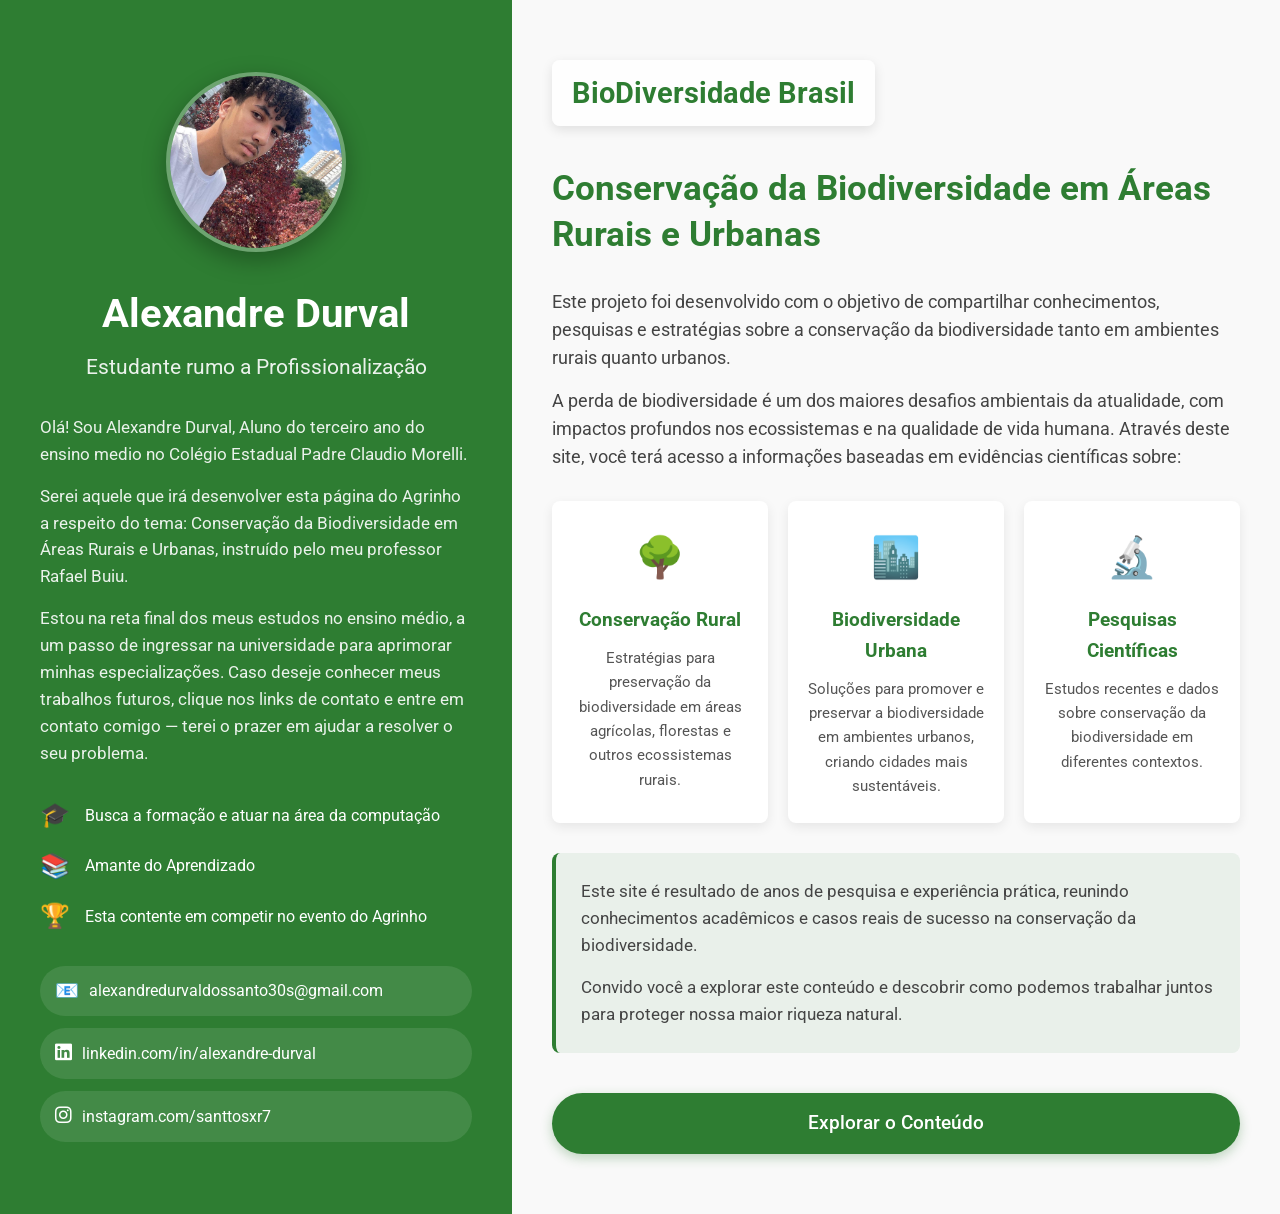
<file: index.html>
<!DOCTYPE html>
<html lang="pt-BR">
<head>
    <meta charset="UTF-8">
    <meta name="viewport" content="width=device-width, initial-scale=1.0">
    <title>Sobre o Autor | Conservação da Biodiversidade</title>
    <link rel="stylesheet" href="styles.css">
    <link rel="stylesheet" href="https://fonts.googleapis.com/css2?family=Roboto:wght@300;400;500;700&display=swap">
    <link rel="stylesheet" href="https://cdnjs.cloudflare.com/ajax/libs/font-awesome/6.5.0/css/all.min.css">

</head>
<style>
    * {
    margin: 0;
    padding: 0;
    box-sizing: border-box;
}

body {
    font-family: 'Roboto', sans-serif;
    line-height: 1.6;
    color: #333;
    overflow-x: hidden;
    min-height: 100vh;
}

a {
    text-decoration: none;
    color: inherit;
}

.split-container {
    display: flex;
    min-height: 100vh;
}


.author-section {
    width: 40%;
    background-color: #2e7d32;
    color: white;
    padding: 60px 40px;
    display: flex;
    flex-direction: column;
    justify-content: center;
    position: relative;
    overflow: hidden;
}

.author-section::before {
    content: '';
    position: absolute;
    top: 0;
    left: 0;
    width: 100%;
    height: 100%;
    background-image: url('https://images.unsplash.com/photo-1586967440823-a9f85e61f6e8?ixlib=rb-4.0.3&ixid=M3wxMjA3fDB8MHxwaG90by1wYWdlfHx8fGVufDB8fHx8fA%3D%3D&auto=format&fit=crop&w=1470&q=80');
    background-size: cover;
    background-position: center;
    opacity: 0.15;
    z-index: 0;
}

.author-content {
    position: relative;
    z-index: 1;
    max-width: 500px;
    margin: 0 auto;
}

.author-image {
    width: 180px;
    height: 180px;
    border-radius: 50%;
    overflow: hidden;
    margin: 0 auto 30px;
    border: 4px solid rgba(255, 255, 255, 0.3);
    box-shadow: 0 8px 24px rgba(0, 0, 0, 0.3);
}

.author-image img {
    width: 100%;
    height: 100%;
    object-fit: cover;
}

.author-section h1 {
    font-size: 2.5rem;
    text-align: center;
    margin-bottom: 5px;
}

.author-section h2 {
    font-size: 1.3rem;
    font-weight: 400;
    text-align: center;
    margin-bottom: 30px;
    color: rgba(255, 255, 255, 0.9);
}

.author-bio {
    margin-bottom: 30px;
}

.author-bio p {
    margin-bottom: 15px;
    font-size: 1.05rem;
    color: rgba(255, 255, 255, 0.9);
}

.author-credentials {
    margin-bottom: 30px;
}

.credential {
    display: flex;
    align-items: center;
    margin-bottom: 12px;
}

.credential-icon {
    font-size: 1.5rem;
    margin-right: 15px;
}

.credential-text {
    font-size: 1rem;
}

.author-contact {
    display: flex;
    flex-direction: column;
    gap: 12px;
}

.contact-link {
    display: flex;
    align-items: center;
    padding: 10px 15px;
    background-color: rgba(255, 255, 255, 0.1);
    border-radius: 50px;
    transition: background-color 0.3s;
}

.contact-link:hover {
    background-color: rgba(255, 255, 255, 0.2);
}

.contact-icon {
    margin-right: 10px;
    font-size: 1.2rem;
}


.project-section {
    width: 60%;
    background-color: #f9f9f9;
    padding: 60px 40px;
    display: flex;
    flex-direction: column;
    justify-content: center;
    position: relative;
    overflow: hidden;
}

.project-section::before {
    content: '';
    position: absolute;
    top: 0;
    left: 0;
    width: 100%;
    height: 100%;
    background-image: url('https://images.unsplash.com/photo-1625246333195-78d9c38ad449?ixlib=rb-4.0.3&ixid=M3wxMjA3fDB8MHxwaG90by1wYWdlfHx8fGVufDB8fHx8fA%3D%3D&auto=format&fit=crop&w=1470&q=80');
    background-size: cover;
    background-position: center;
    opacity: 0.05;
    z-index: 0;
}

.project-content {
    position: relative;
    z-index: 1;
    max-width: 700px;
    margin: 0 auto;
}

.logo {
    font-size: 1.8rem;
    font-weight: 700;
    color: #2e7d32;
    margin-bottom: 40px;
    text-align: center;
    padding: 10px 20px;
    background-color: rgba(255, 255, 255, 0.8);
    border-radius: 8px;
    display: inline-block;
    box-shadow: 0 4px 12px rgba(0, 0, 0, 0.1);
}

.project-title {
    font-size: 2.2rem;
    color: #2e7d32;
    margin-bottom: 30px;
    line-height: 1.3;
}

.project-description {
    margin-bottom: 30px;
}

.project-description p {
    margin-bottom: 15px;
    font-size: 1.1rem;
    color: #444;
}

.topic-cards {
    display: grid;
    grid-template-columns: repeat(auto-fit, minmax(200px, 1fr));
    gap: 20px;
    margin-bottom: 30px;
}

.topic-card {
    background-color: white;
    padding: 25px 20px;
    border-radius: 8px;
    box-shadow: 0 4px 12px rgba(0, 0, 0, 0.08);
    text-align: center;
    transition: transform 0.3s, box-shadow 0.3s;
}

.topic-card:hover {
    transform: translateY(-5px);
    box-shadow: 0 8px 20px rgba(0, 0, 0, 0.12);
}

.topic-icon {
    font-size: 2.5rem;
    margin-bottom: 15px;
}

.topic-card h3 {
    font-size: 1.2rem;
    color: #2e7d32;
    margin-bottom: 10px;
}

.topic-card p {
    font-size: 0.95rem;
    color: #555;
}

.project-message {
    margin-bottom: 40px;
    padding: 25px;
    background-color: rgba(46, 125, 50, 0.08);
    border-radius: 8px;
    border-left: 4px solid #2e7d32;
}

.project-message p {
    margin-bottom: 15px;
    font-size: 1.05rem;
    color: #444;
}

.project-message p:last-child {
    margin-bottom: 0;
}

.btn-explore {
    display: inline-block;
    background-color: #2e7d32;
    color: white;
    font-size: 1.2rem;
    font-weight: 500;
    padding: 15px 40px;
    border-radius: 50px;
    transition: transform 0.3s, background-color 0.3s, box-shadow 0.3s;
    box-shadow: 0 4px 12px rgba(46, 125, 50, 0.3);
    text-align: center;
    width: 100%;
}

.btn-explore:hover {
    background-color: #1b5e20;
    transform: translateY(-5px);
    box-shadow: 0 8px 20px rgba(46, 125, 50, 0.4);
}


@media (max-width: 1024px) {
    .split-container {
        flex-direction: column;
    }
    
    .author-section, .project-section {
        width: 100%;
        padding: 60px 30px;
    }
    
    .author-section {
        min-height: auto;
    }
}

@media (max-width: 768px) {
    .author-section h1 {
        font-size: 2.2rem;
    }
    
    .author-section h2 {
        font-size: 1.2rem;
    }
    
    .project-title {
        font-size: 1.8rem;
    }
    
    .author-image {
        width: 150px;
        height: 150px;
    }
    
    .topic-cards {
        grid-template-columns: 1fr;
    }
}

@media (max-width: 480px) {
    .author-section, .project-section {
        padding: 40px 20px;
    }
    
    .author-section h1 {
        font-size: 1.8rem;
    }
    
    .author-section h2 {
        font-size: 1.1rem;
    }
    
    .project-title {
        font-size: 1.6rem;
    }
    
    .author-image {
        width: 120px;
        height: 120px;
    }
    
    .btn-explore {
        font-size: 1.1rem;
        padding: 12px 30px;
    }
}
</style>
<body>
    <div class="split-container">
        
        <div class="author-section">
            <div class="author-content">
                <div class="author-image">
                    <img src="WhatsApp Image 2025-05-17 at 18.48.25.jpeg" alt="Foto do Autor">
                </div>
                <h1>Alexandre Durval</h1>
                <h2>Estudante rumo a Profissionalização</h2>
                
                <div class="author-bio">
                    <p>Olá! Sou Alexandre Durval, Aluno do terceiro ano do ensino medio no Colégio Estadual Padre Claudio Morelli.</p>
                    
                    <p>Serei aquele que irá desenvolver esta página do Agrinho a respeito do tema: Conservação da Biodiversidade em Áreas Rurais e Urbanas, instruído pelo meu professor Rafael Buiu.</p>
                    
                    <p>Estou na reta final dos meus estudos no ensino médio, a um passo de ingressar na universidade para aprimorar minhas especializações. Caso deseje conhecer meus trabalhos futuros, clique nos links de contato e entre em contato comigo — terei o prazer em ajudar a resolver o seu problema.</p>
                </div>
                
                <div class="author-credentials">
                    <div class="credential">
                        <span class="credential-icon">🎓</span>
                        <span class="credential-text">Busca a formação e atuar na área da computação </span>
                    </div>
                    <div class="credential">
                        <span class="credential-icon">📚</span>
                        <span class="credential-text">Amante do Aprendizado</span>
                    </div>
                    <div class="credential">
                        <span class="credential-icon">🏆</span>
                        <span class="credential-text">Esta contente  em competir no evento do Agrinho</span>
                    </div>
                </div>
                
             
             <div class="author-contact">
                    <a href="#" class="contact-link">
                        <span class="contact-icon">📧</span>
                        <span>alexandredurvaldossanto30s@gmail.com</span>
                    </a> 
       
       
                 <a href="https://www.linkedin.com/in/alexandre-durval-047396366?lipi=urn%3Ali%3Apage%3Ad_flagship3_profile_view_base_contact_details%3BMLgNfC2SSvKxVhtljnyVVA%3D%3D" target="_blank" class="contact-link">
    <span class="contact-icon"><i class="fab fa-linkedin"></i></span>
    <span>linkedin.com/in/alexandre-durval</span>
</a>



                    </a>
                   <a href="https://instagram.com/santtosxr7" target="_blank" class="contact-link">
    <span class="contact-icon"><i class="fab fa-instagram"></i></span>
    <span>instagram.com/santtosxr7</span>

</a>
 
       

                    </a>
                </div>
            </div>
        </div>
        
      
        <div class="project-section">
            <div class="project-content">
                <div class="logo">BioDiversidade Brasil</div>
                
                <h2 class="project-title">Conservação da Biodiversidade em Áreas Rurais e Urbanas</h2>
                
                <div class="project-description">
                    <p>Este projeto foi desenvolvido com o objetivo de compartilhar conhecimentos, pesquisas e estratégias sobre a conservação da biodiversidade tanto em ambientes rurais quanto urbanos.</p>
                    
                    <p>A perda de biodiversidade é um dos maiores desafios ambientais da atualidade, com impactos profundos nos ecossistemas e na qualidade de vida humana. Através deste site, você terá acesso a informações baseadas em evidências científicas sobre:</p>
                </div>
                
                <div class="topic-cards">
                    <div class="topic-card">
                        <div class="topic-icon">🌳</div>
                        <h3>Conservação Rural</h3>
                        <p>Estratégias para preservação da biodiversidade em áreas agrícolas, florestas e outros ecossistemas rurais.</p>
                    </div>
                    
                    <div class="topic-card">
                        <div class="topic-icon">🏙️</div>
                        <h3>Biodiversidade Urbana</h3>
                        <p>Soluções para promover e preservar a biodiversidade em ambientes urbanos, criando cidades mais sustentáveis.</p>
                    </div>
                    
                    <div class="topic-card">
                        <div class="topic-icon">🔬</div>
                        <h3>Pesquisas Científicas</h3>
                        <p>Estudos recentes e dados sobre conservação da biodiversidade em diferentes contextos.</p>
                    </div>
                </div>
                
                <div class="project-message">
                    <p>Este site é resultado de anos de pesquisa e experiência prática, reunindo conhecimentos acadêmicos e casos reais de sucesso na conservação da biodiversidade.</p>
                    
                    <p>Convido você a explorar este conteúdo e descobrir como podemos trabalhar juntos para proteger nossa maior riqueza natural.</p>
                </div>
                
                <a href ="splash.html" class= "btn-explore" style="cursor: pointer;">Explorar o Conteúdo</a>
            </div>
        </div>
    </div>
</body>
</html>
</file>
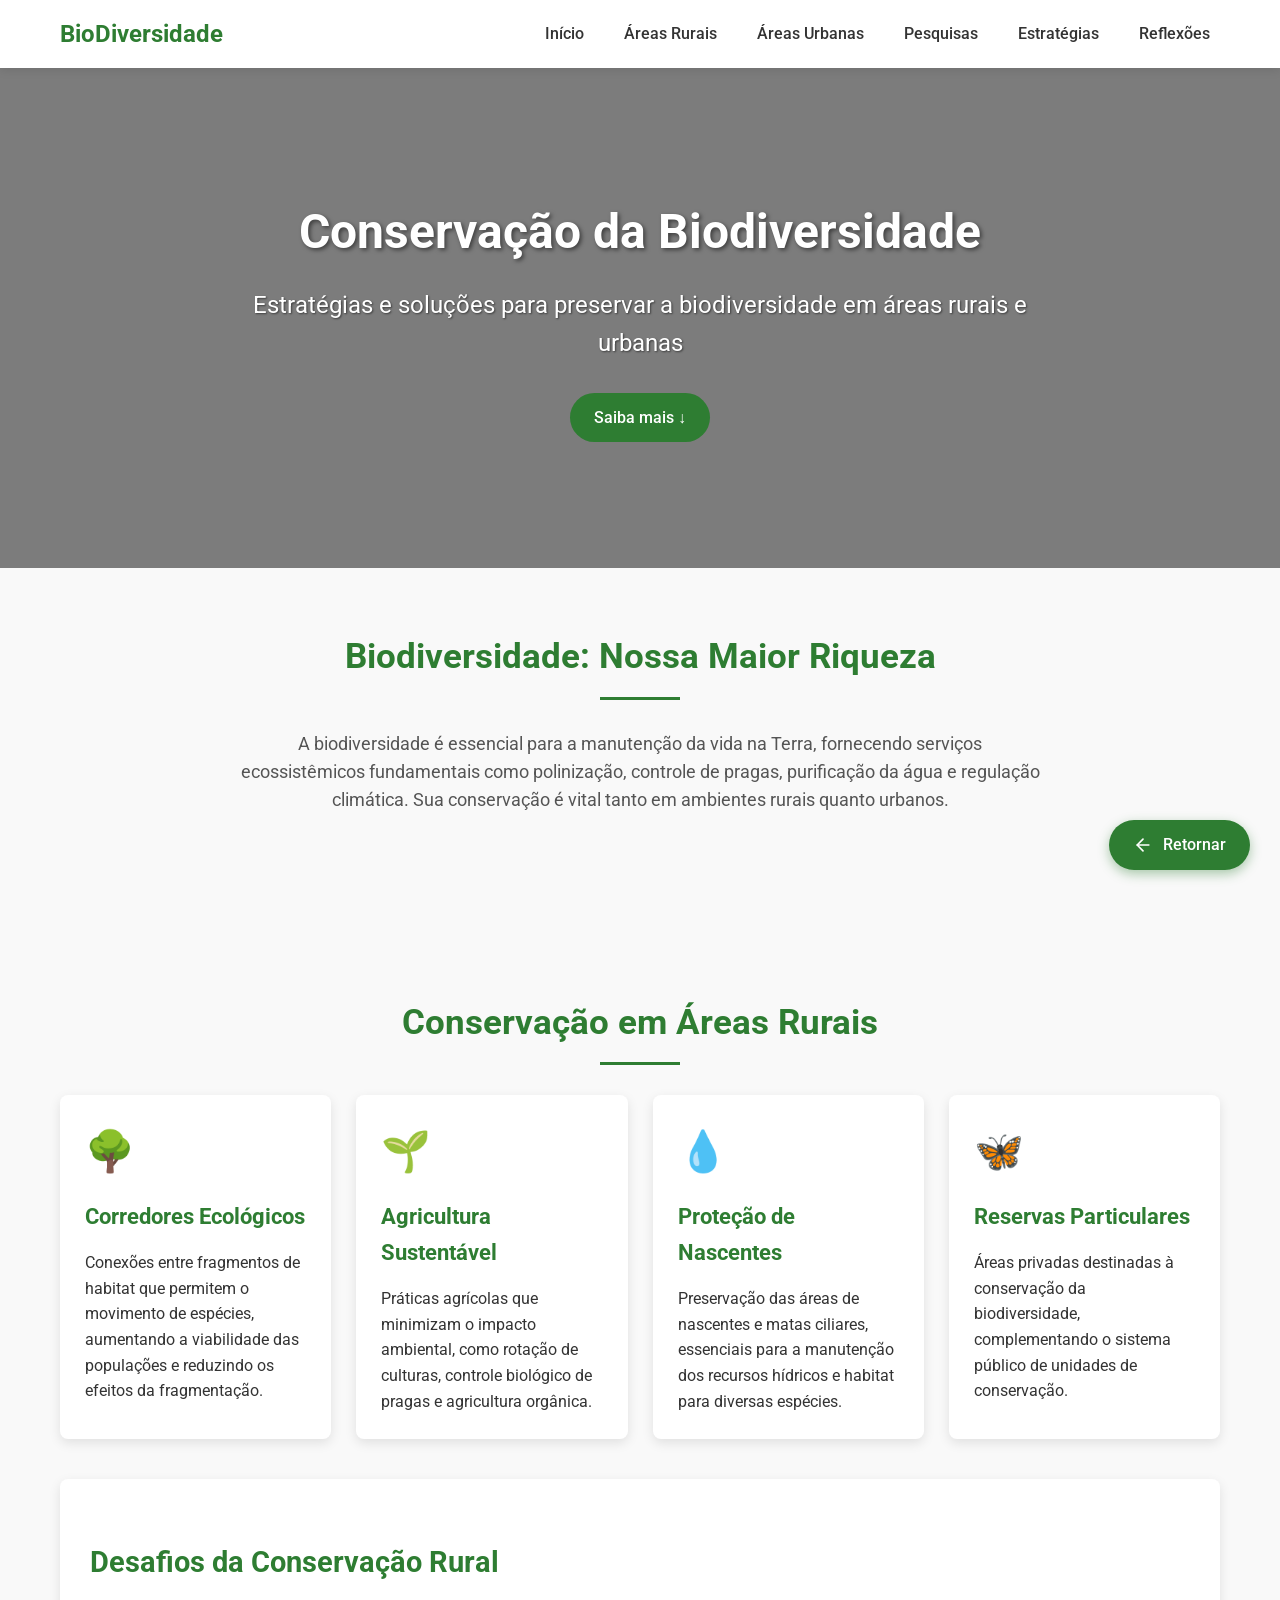
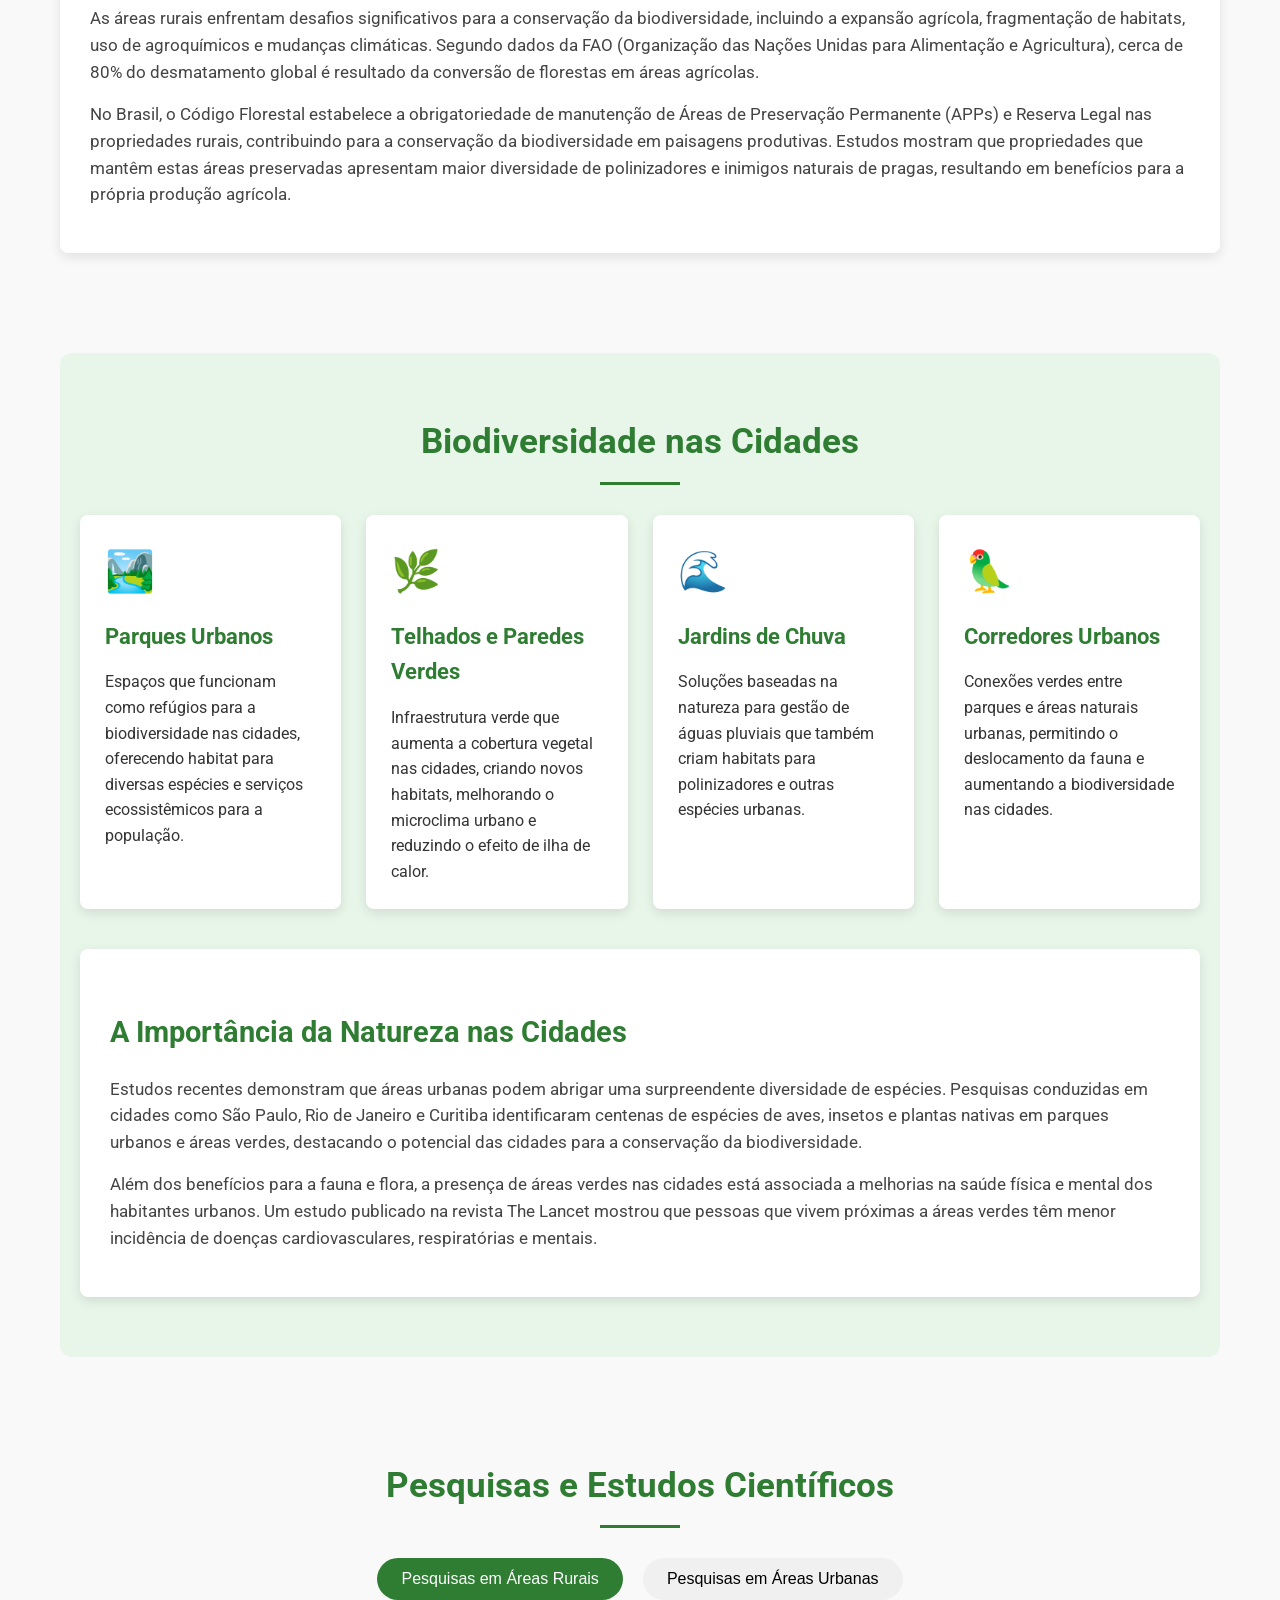
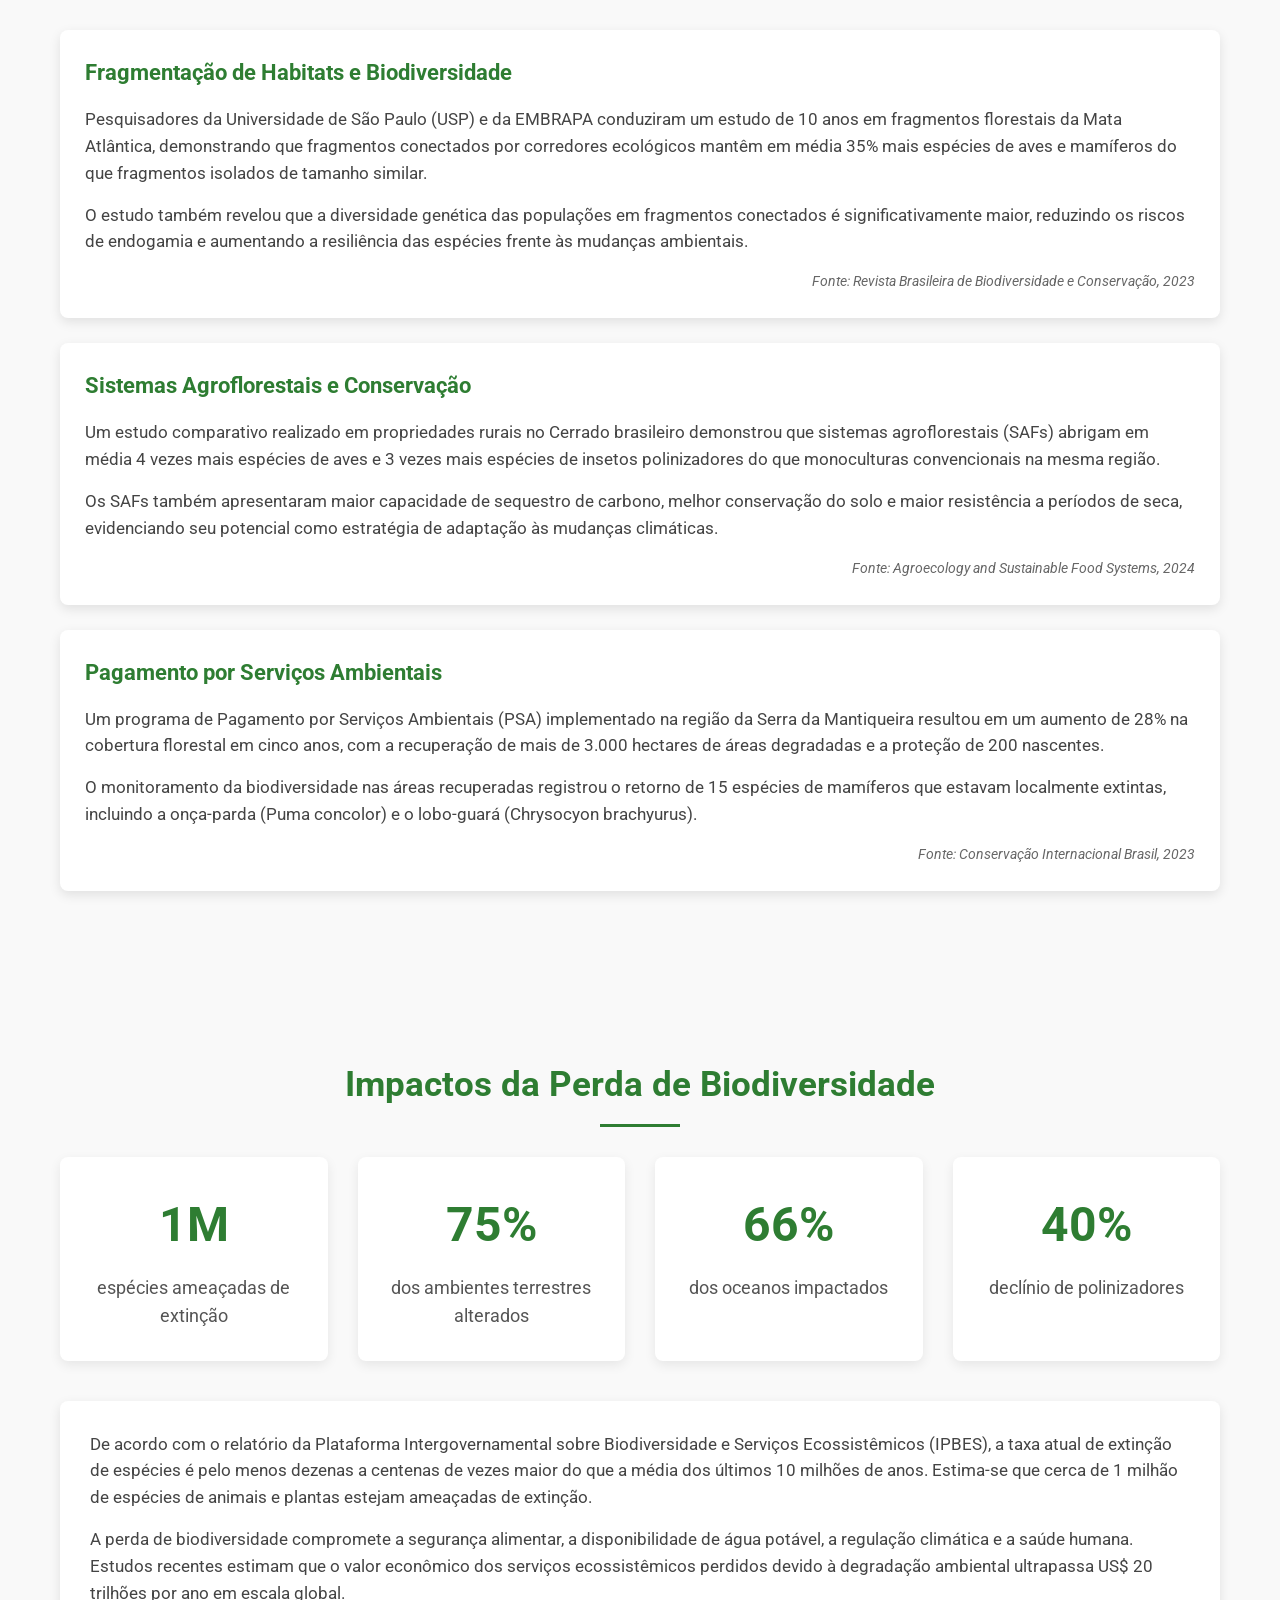
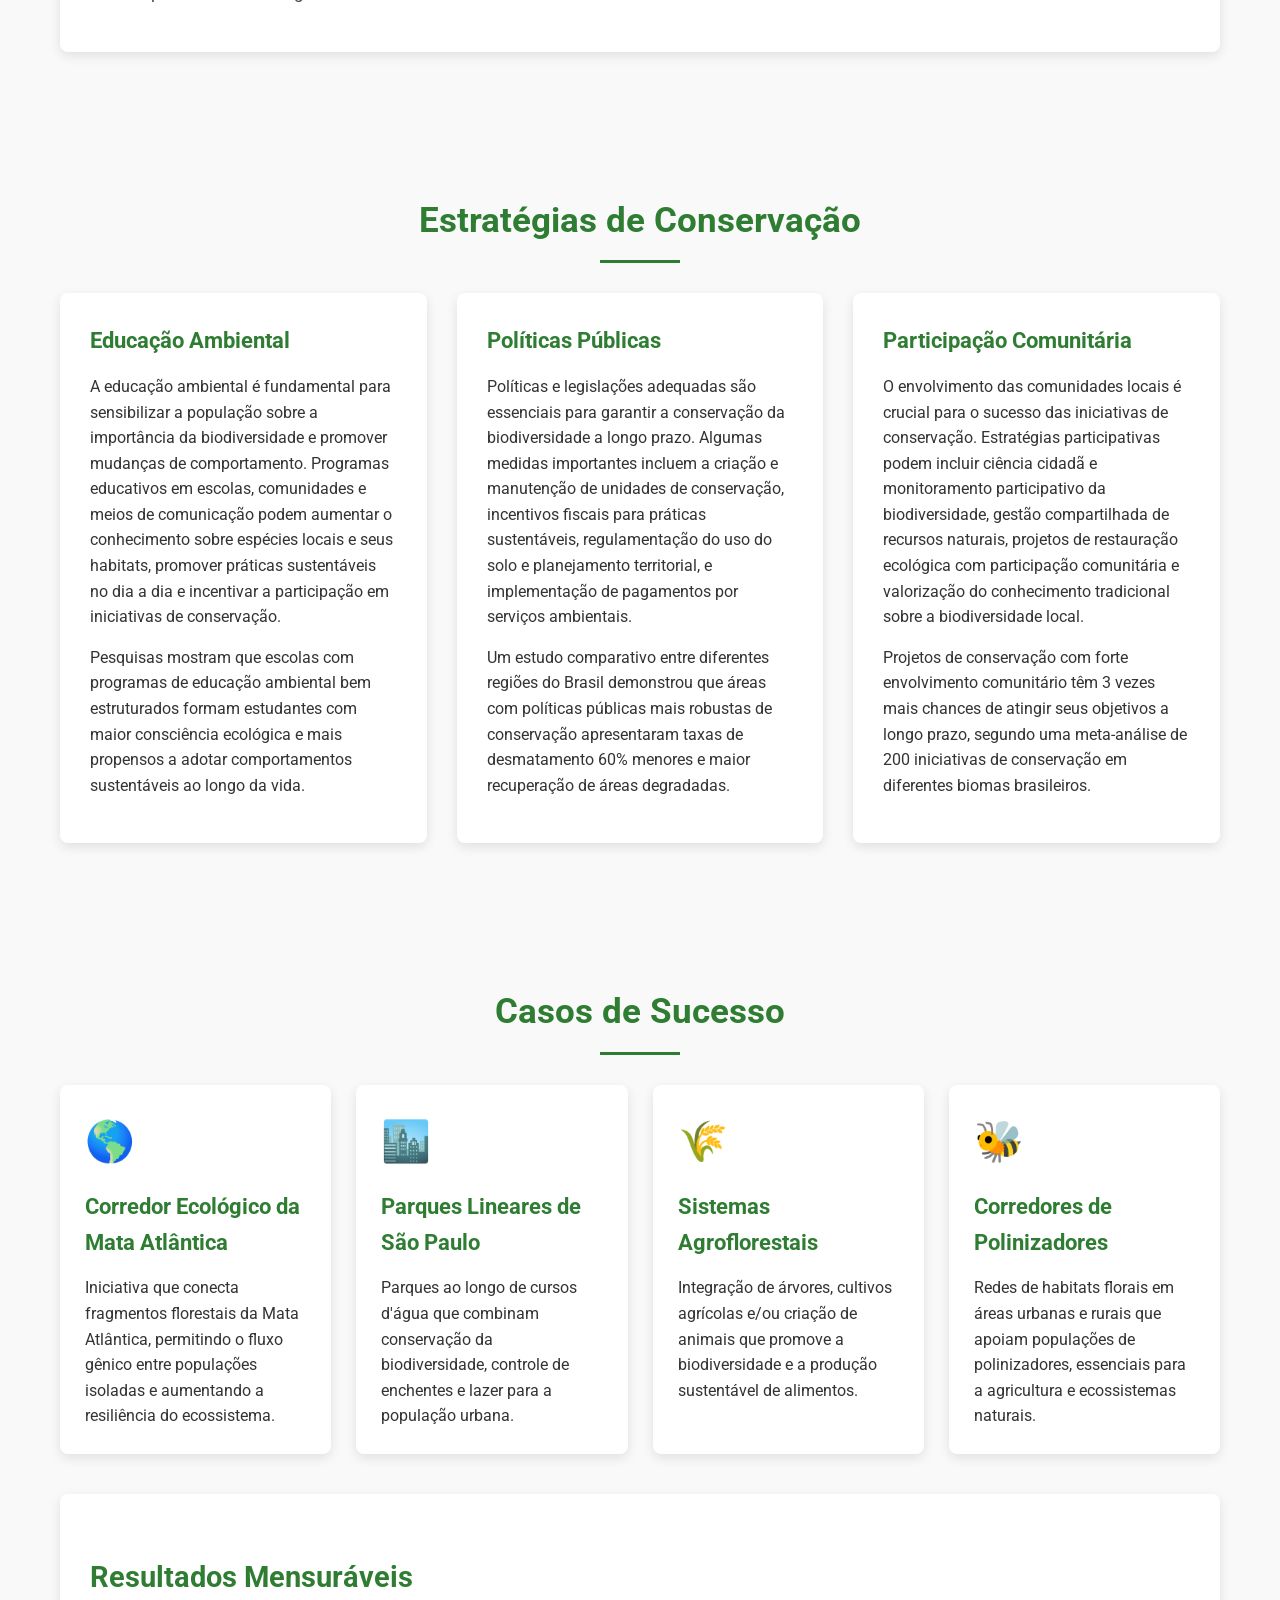
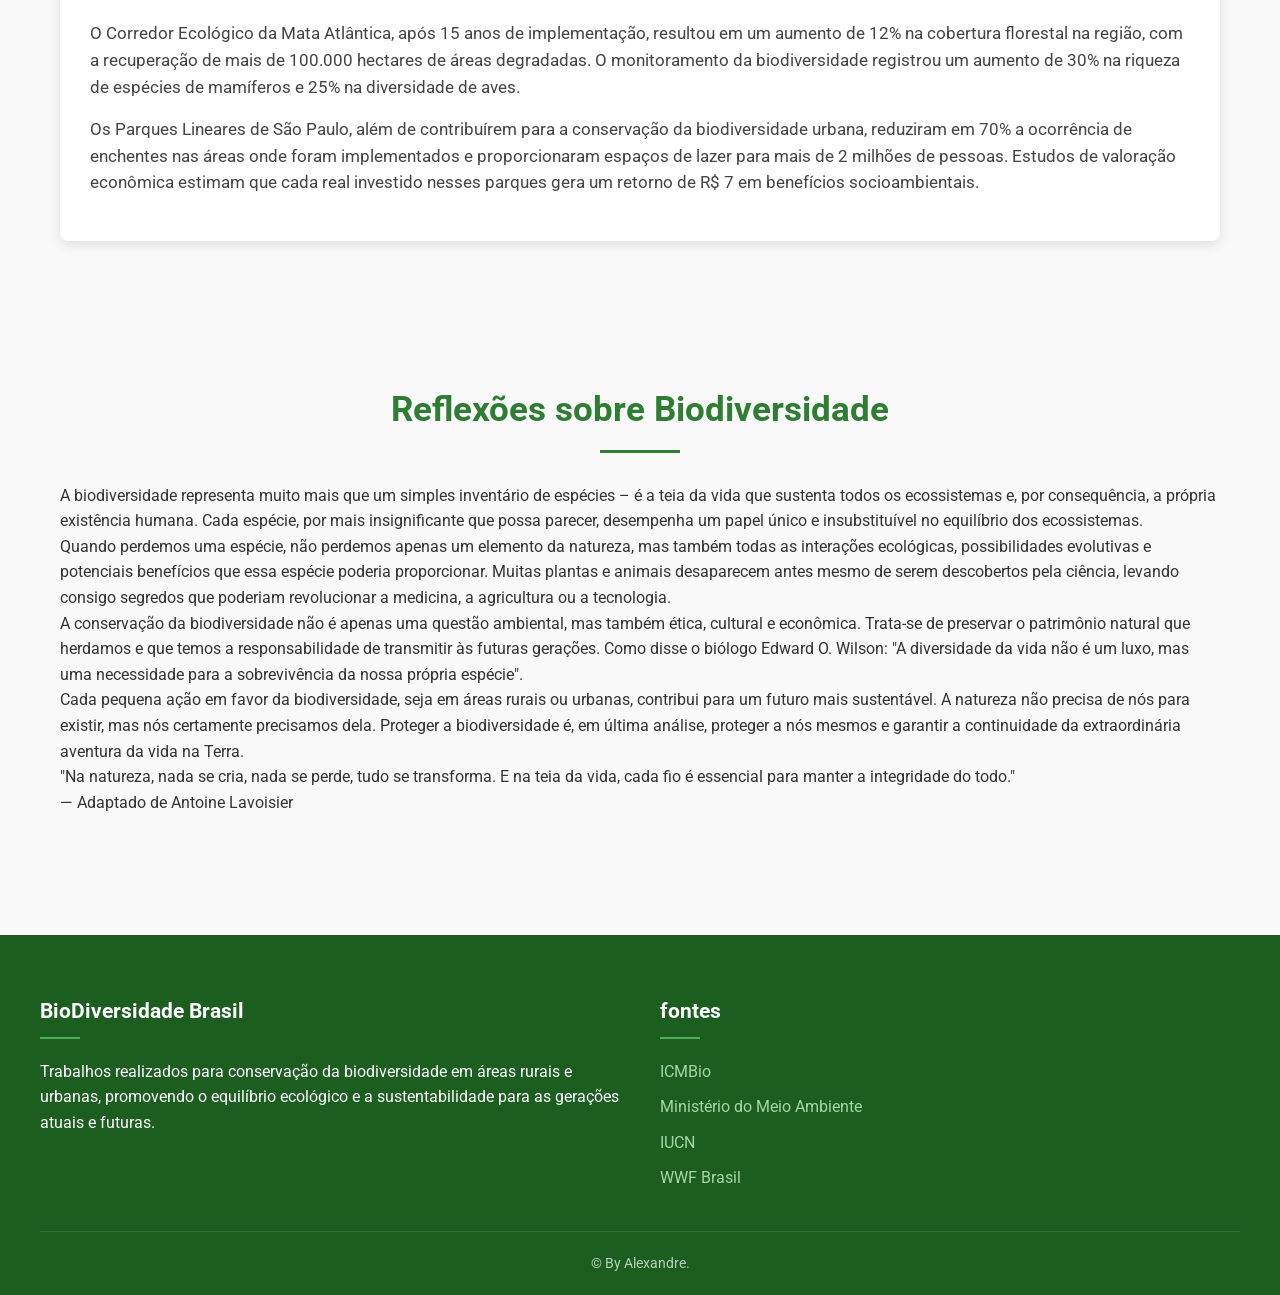
<file: splash.html>
<!DOCTYPE html>
<html lang="pt-BR">
<head>
    <meta charset="UTF-8">
    <meta name="viewport" content="width=device-width, initial-scale=1.0">
    <title>Conservação da Biodiversidade</title>
    <link rel="stylesheet" href="styles.css">
    <link rel="stylesheet" href="https://fonts.googleapis.com/css2?family=Roboto:wght@300;400;500;700&display=swap">
    <style>
        .btn-voltar {
            display: inline-flex;
            align-items: center;
            gap: 10px;
            background-color: #2e7d32;
            color: white;
            padding: 12px 24px;
            border-radius: 30px;
            font-weight: 500;
            text-decoration: none;
            transition: all 0.3s ease;
            border: none;
            cursor: pointer;
            box-shadow: 0 4px 12px rgba(46, 125, 50, 0.4);
            font-size: 16px;
            font-family: 'Roboto', sans-serif;
            position: fixed;
            bottom: 30px;
            right: 30px;
            z-index: 1000;
        }

        .btn-voltar:hover {
            background-color: #1b5e20;
            transform: translateY(-3px);
            box-shadow: 0 6px 16px rgba(46, 125, 50, 0.5);
        }

        .btn-voltar:active {
            transform: translateY(-1px);
            box-shadow: 0 4px 10px rgba(46, 125, 50, 0.4);
        }

        .btn-voltar svg {
            width: 20px;
            height: 20px;
            transition: transform 0.3s ease;
        }

        .btn-voltar:hover svg {
            transform: translateX(-3px);
        }

        
        @media (max-width: 768px) {
            .btn-voltar {
                padding: 10px 18px;
                font-size: 14px;
                bottom: 20px;
                right: 20px;
            }
            
            .btn-voltar span {
                display: none;
            }
        }

        @media (max-width: 480px) {
            .btn-voltar {
                padding: 8px 12px;
                bottom: 15px;
                right: 15px;
            }
        }
    </style>
</head>
<body>
    <a href="index.html" class="btn-voltar">
        <svg xmlns="http://www.w3.org/2000/svg" width="24" height="24" viewBox="0 0 24 24" fill="none" stroke="currentColor" stroke-width="2" stroke-linecap="round" stroke-linejoin="round">
            <path d="M19 12H5"></path>
            <path d="M12 19l-7-7 7-7"></path>
        </svg>
        <span>Retornar</span>
    </a>

    <header>
        <nav>
            <div class="logo">BioDiversidade</div>
            <ul class="menu">
                <li><a href="#inicio">Início</a></li>
                <li><a href="#rural">Áreas Rurais</a></li>
                <li><a href="#urbano">Áreas Urbanas</a></li>
                <li><a href="#pesquisas">Pesquisas</a></li>
                <li><a href="#estrategias">Estratégias</a></li>
                <li><a href="#reflexoes">Reflexões</a></li>
            </ul>
        </nav>
    </header>

    <section id="banner">
        <div class="banner-overlay">
            <h1>Conservação da Biodiversidade</h1>
            <p>Estratégias e soluções para preservar a biodiversidade em áreas rurais e urbanas</p>
            <a href="#inicio" class="btn-saiba-mais">Saiba mais ↓</a>
        </div>
    </section>

    <main>
        <section id="inicio" class="secao">
            <h2>Biodiversidade: Nossa Maior Riqueza</h2>
            <p class="descricao">
                A biodiversidade é essencial para a manutenção da vida na Terra, fornecendo serviços ecossistêmicos 
                fundamentais como polinização, controle de pragas, purificação da água e regulação climática. 
                Sua conservação é vital tanto em ambientes rurais quanto urbanos.
            </p>
        </section>

        <section id="rural" class="secao">
            <h2>Conservação em Áreas Rurais</h2>
            <div class="cards">
                <div class="card">
                    <div class="card-icon">🌳</div>
                    <h3>Corredores Ecológicos</h3>
                    <p>Conexões entre fragmentos de habitat que permitem o movimento de espécies, aumentando a viabilidade das populações e reduzindo os efeitos da fragmentação.</p>
                </div>
                <div class="card">
                    <div class="card-icon">🌱</div>
                    <h3>Agricultura Sustentável</h3>
                    <p>Práticas agrícolas que minimizam o impacto ambiental, como rotação de culturas, controle biológico de pragas e agricultura orgânica.</p>
                </div>
                <div class="card">
                    <div class="card-icon">💧</div>
                    <h3>Proteção de Nascentes</h3>
                    <p>Preservação das áreas de nascentes e matas ciliares, essenciais para a manutenção dos recursos hídricos e habitat para diversas espécies.</p>
                </div>
                <div class="card">
                    <div class="card-icon">🦋</div>
                    <h3>Reservas Particulares</h3>
                    <p>Áreas privadas destinadas à conservação da biodiversidade, complementando o sistema público de unidades de conservação.</p>
                </div>
            </div>
            
            <div class="rural-content">
                <h3 class="subtitulo">Desafios da Conservação Rural</h3>
                <p>
                    As áreas rurais enfrentam desafios significativos para a conservação da biodiversidade, incluindo a expansão 
                    agrícola, fragmentação de habitats, uso de agroquímicos e mudanças climáticas. Segundo dados da FAO (Organização 
                    das Nações Unidas para Alimentação e Agricultura), cerca de 80% do desmatamento global é resultado da conversão 
                    de florestas em áreas agrícolas.
                </p>
                <p>
                    No Brasil, o Código Florestal estabelece a obrigatoriedade de manutenção de Áreas de Preservação Permanente (APPs) 
                    e Reserva Legal nas propriedades rurais, contribuindo para a conservação da biodiversidade em paisagens produtivas. 
                    Estudos mostram que propriedades que mantêm estas áreas preservadas apresentam maior diversidade de polinizadores 
                    e inimigos naturais de pragas, resultando em benefícios para a própria produção agrícola.
                </p>
            </div>
        </section>

        <section id="urbano" class="secao estatisticas">
            <h2>Biodiversidade nas Cidades</h2>
            <div class="cards">
                <div class="card">
                    <div class="card-icon">🏞️</div>
                    <h3>Parques Urbanos</h3>
                    <p>Espaços que funcionam como refúgios para a biodiversidade nas cidades, oferecendo habitat para diversas espécies e serviços ecossistêmicos para a população.</p>
                </div>
                <div class="card">
                    <div class="card-icon">🌿</div>
                    <h3>Telhados e Paredes Verdes</h3>
                    <p>Infraestrutura verde que aumenta a cobertura vegetal nas cidades, criando novos habitats, melhorando o microclima urbano e reduzindo o efeito de ilha de calor.</p>
                </div>
                <div class="card">
                    <div class="card-icon">🌊</div>
                    <h3>Jardins de Chuva</h3>
                    <p>Soluções baseadas na natureza para gestão de águas pluviais que também criam habitats para polinizadores e outras espécies urbanas.</p>
                </div>
                <div class="card">
                    <div class="card-icon">🦜</div>
                    <h3>Corredores Urbanos</h3>
                    <p>Conexões verdes entre parques e áreas naturais urbanas, permitindo o deslocamento da fauna e aumentando a biodiversidade nas cidades.</p>
                </div>
            </div>
            
            <div class="urbano-content">
                <h3 class="subtitulo">A Importância da Natureza nas Cidades</h3>
                <p>
                    Estudos recentes demonstram que áreas urbanas podem abrigar uma surpreendente diversidade de espécies. 
                    Pesquisas conduzidas em cidades como São Paulo, Rio de Janeiro e Curitiba identificaram centenas de espécies 
                    de aves, insetos e plantas nativas em parques urbanos e áreas verdes, destacando o potencial das cidades 
                    para a conservação da biodiversidade.
                </p>
                <p>
                    Além dos benefícios para a fauna e flora, a presença de áreas verdes nas cidades está associada a melhorias 
                    na saúde física e mental dos habitantes urbanos. Um estudo publicado na revista The Lancet mostrou que pessoas 
                    que vivem próximas a áreas verdes têm menor incidência de doenças cardiovasculares, respiratórias e mentais.
                </p>
            </div>
        </section>

        <section id="pesquisas" class="secao">
            <h2>Pesquisas e Estudos Científicos</h2>
            
            <div class="pesquisas-tabs">
                <div class="tab-buttons">
                    <button class="tab-button active" data-tab="rural-tab">Pesquisas em Áreas Rurais</button>
                    <button class="tab-button" data-tab="urbano-tab">Pesquisas em Áreas Urbanas</button>
                </div>
                
                <div class="tab-content active" id="rural-tab">
                    <div class="pesquisa-item">
                        <h3>Fragmentação de Habitats e Biodiversidade</h3>
                        <p>
                            Pesquisadores da Universidade de São Paulo (USP) e da EMBRAPA conduziram um estudo de 10 anos em fragmentos 
                            florestais da Mata Atlântica, demonstrando que fragmentos conectados por corredores ecológicos mantêm em média 
                            35% mais espécies de aves e mamíferos do que fragmentos isolados de tamanho similar.
                        </p>
                        <p>
                            O estudo também revelou que a diversidade genética das populações em fragmentos conectados é significativamente 
                            maior, reduzindo os riscos de endogamia e aumentando a resiliência das espécies frente às mudanças ambientais.
                        </p>
                        <div class="pesquisa-fonte">Fonte: Revista Brasileira de Biodiversidade e Conservação, 2023</div>
                    </div>
                    
                    <div class="pesquisa-item">
                        <h3>Sistemas Agroflorestais e Conservação</h3>
                        <p>
                            Um estudo comparativo realizado em propriedades rurais no Cerrado brasileiro demonstrou que sistemas agroflorestais 
                            (SAFs) abrigam em média 4 vezes mais espécies de aves e 3 vezes mais espécies de insetos polinizadores do que 
                            monoculturas convencionais na mesma região.
                        </p>
                        <p>
                            Os SAFs também apresentaram maior capacidade de sequestro de carbono, melhor conservação do solo e maior 
                            resistência a períodos de seca, evidenciando seu potencial como estratégia de adaptação às mudanças climáticas.
                        </p>
                        <div class="pesquisa-fonte">Fonte: Agroecology and Sustainable Food Systems, 2024</div>
                    </div>
                    
                    <div class="pesquisa-item">
                        <h3>Pagamento por Serviços Ambientais</h3>
                        <p>
                            Um programa de Pagamento por Serviços Ambientais (PSA) implementado na região da Serra da Mantiqueira resultou 
                            em um aumento de 28% na cobertura florestal em cinco anos, com a recuperação de mais de 3.000 hectares de áreas 
                            degradadas e a proteção de 200 nascentes.
                        </p>
                        <p>
                            O monitoramento da biodiversidade nas áreas recuperadas registrou o retorno de 15 espécies de mamíferos que 
                            estavam localmente extintas, incluindo a onça-parda (Puma concolor) e o lobo-guará (Chrysocyon brachyurus).
                        </p>
                        <div class="pesquisa-fonte">Fonte: Conservação Internacional Brasil, 2023</div>
                    </div>
                </div>
                
                <div class="tab-content" id="urbano-tab">
                    <div class="pesquisa-item">
                        <h3>Biodiversidade em Parques Urbanos</h3>
                        <p>
                            Um levantamento realizado em 20 parques urbanos de diferentes tamanhos em São Paulo identificou mais de 
                            300 espécies de aves, 150 espécies de borboletas e 400 espécies de plantas nativas, demonstrando o 
                            potencial das áreas verdes urbanas para a conservação da biodiversidade.
                        </p>
                        <p>
                            O estudo revelou que parques com maior diversidade de ambientes (lagos, bosques, áreas abertas) e com 
                            vegetação nativa apresentam maior riqueza de espécies, destacando a importância do planejamento e manejo 
                            adequado desses espaços.
                        </p>
                        <div class="pesquisa-fonte">Fonte: Instituto de Biociências da USP, 2023</div>
                    </div>
                    
                    <div class="pesquisa-item">
                        <h3>Infraestrutura Verde e Serviços Ecossistêmicos</h3>
                        <p>
                            Pesquisadores da Universidade Federal do Rio de Janeiro (UFRJ) quantificaram os serviços ecossistêmicos 
                            fornecidos pela infraestrutura verde urbana, demonstrando que cada hectare de área verde bem manejada 
                            pode filtrar até 100 kg de poluentes atmosféricos por ano, reduzir a temperatura local em até 4°C e 
                            absorver até 300 mil litros de água pluvial.
                        </p>
                        <p>
                            O estudo também estimou o valor econômico desses serviços, concluindo que cada real investido em 
                            infraestrutura verde urbana gera uma economia de R$ 5 a R$ 10 em custos de saúde pública, gestão de 
                            enchentes e energia para climatização.
                        </p>
                        <div class="pesquisa-fonte">Fonte: Revista Brasileira de Gestão Urbana, 2024</div>
                    </div>
                    
                    <div class="pesquisa-item">
                        <h3>Jardins Comunitários e Engajamento Social</h3>
                        <p>
                            Um estudo de caso sobre jardins comunitários em Curitiba demonstrou que, além de aumentar a biodiversidade 
                            urbana, esses espaços promovem maior coesão social, educação ambiental e segurança alimentar. Os 15 jardins 
                            comunitários estudados abrigavam em média 70 espécies de plantas, incluindo muitas espécies nativas e 
                            variedades tradicionais de hortaliças.
                        </p>
                        <p>
                            O monitoramento participativo da biodiversidade nesses jardins registrou um aumento de 45% na abundância 
                            de polinizadores e 30% na diversidade de aves em comparação com áreas urbanas similares sem jardins.
                        </p>
                        <div class="pesquisa-fonte">Fonte: Urban Ecosystems, 2023</div>
                    </div>
                </div>
            </div>
        </section>

        <section id="impactos" class="secao">
            <h2>Impactos da Perda de Biodiversidade</h2>
            <div class="numeros">
                <div class="numero-item">
                    <div class="numero">1M</div>
                    <div class="numero-descricao">espécies ameaçadas de extinção</div>
                </div>
                <div class="numero-item">
                    <div class="numero">75%</div>
                    <div class="numero-descricao">dos ambientes terrestres alterados</div>
                </div>
                <div class="numero-item">
                    <div class="numero">66%</div>
                    <div class="numero-descricao">dos oceanos impactados</div>
                </div>
                <div class="numero-item">
                    <div class="numero">40%</div>
                    <div class="numero-descricao">declínio de polinizadores</div>
                </div>
            </div>
            
            <div class="impactos-content">
                <p>
                    De acordo com o relatório da Plataforma Intergovernamental sobre Biodiversidade e Serviços Ecossistêmicos (IPBES), 
                    a taxa atual de extinção de espécies é pelo menos dezenas a centenas de vezes maior do que a média dos últimos 
                    10 milhões de anos. Estima-se que cerca de 1 milhão de espécies de animais e plantas estejam ameaçadas de extinção.
                </p>
                <p>
                    A perda de biodiversidade compromete a segurança alimentar, a disponibilidade de água potável, a regulação climática 
                    e a saúde humana. Estudos recentes estimam que o valor econômico dos serviços ecossistêmicos perdidos devido à 
                    degradação ambiental ultrapassa US$ 20 trilhões por ano em escala global.
                </p>
            </div>
        </section>

        <section id="estrategias" class="secao">
            <h2>Estratégias de Conservação</h2>
            <div class="sustentabilidade-cards">
                <div class="sustentabilidade-card">
                    <h3>Educação Ambiental</h3>
                    <p>
                        A educação ambiental é fundamental para sensibilizar a população sobre a importância da biodiversidade 
                        e promover mudanças de comportamento. Programas educativos em escolas, comunidades e meios de comunicação 
                        podem aumentar o conhecimento sobre espécies locais e seus habitats, promover práticas sustentáveis no 
                        dia a dia e incentivar a participação em iniciativas de conservação.
                    </p>
                    <p>
                        Pesquisas mostram que escolas com programas de educação ambiental bem estruturados formam estudantes com 
                        maior consciência ecológica e mais propensos a adotar comportamentos sustentáveis ao longo da vida.
                    </p>
                </div>
                <div class="sustentabilidade-card">
                    <h3>Políticas Públicas</h3>
                    <p>
                        Políticas e legislações adequadas são essenciais para garantir a conservação da biodiversidade a longo prazo. 
                        Algumas medidas importantes incluem a criação e manutenção de unidades de conservação, incentivos fiscais para 
                        práticas sustentáveis, regulamentação do uso do solo e planejamento territorial, e implementação de pagamentos 
                        por serviços ambientais.
                    </p>
                    <p>
                        Um estudo comparativo entre diferentes regiões do Brasil demonstrou que áreas com políticas públicas mais 
                        robustas de conservação apresentaram taxas de desmatamento 60% menores e maior recuperação de áreas degradadas.
                    </p>
                </div>
                <div class="sustentabilidade-card">
                    <h3>Participação Comunitária</h3>
                    <p>
                        O envolvimento das comunidades locais é crucial para o sucesso das iniciativas de conservação. 
                        Estratégias participativas podem incluir ciência cidadã e monitoramento participativo da biodiversidade, 
                        gestão compartilhada de recursos naturais, projetos de restauração ecológica com participação comunitária 
                        e valorização do conhecimento tradicional sobre a biodiversidade local.
                    </p>
                    <p>
                        Projetos de conservação com forte envolvimento comunitário têm 3 vezes mais chances de atingir seus objetivos 
                        a longo prazo, segundo uma meta-análise de 200 iniciativas de conservação em diferentes biomas brasileiros.
                    </p>
                </div>
            </div>
        </section>

        <section id="casos" class="secao">
            <h2>Casos de Sucesso</h2>
            <div class="cards">
                <div class="card">
                    <div class="card-icon">🌎</div>
                    <h3>Corredor Ecológico da Mata Atlântica</h3>
                    <p>Iniciativa que conecta fragmentos florestais da Mata Atlântica, permitindo o fluxo gênico entre populações isoladas e aumentando a resiliência do ecossistema.</p>
                </div>
                <div class="card">
                    <div class="card-icon">🏙️</div>
                    <h3>Parques Lineares de São Paulo</h3>
                    <p>Parques ao longo de cursos d'água que combinam conservação da biodiversidade, controle de enchentes e lazer para a população urbana.</p>
                </div>
                <div class="card">
                    <div class="card-icon">🌾</div>
                    <h3>Sistemas Agroflorestais</h3>
                    <p>Integração de árvores, cultivos agrícolas e/ou criação de animais que promove a biodiversidade e a produção sustentável de alimentos.</p>
                </div>
                <div class="card">
                    <div class="card-icon">🐝</div>
                    <h3>Corredores de Polinizadores</h3>
                    <p>Redes de habitats florais em áreas urbanas e rurais que apoiam populações de polinizadores, essenciais para a agricultura e ecossistemas naturais.</p>
                </div>
            </div>
            
            <div class="casos-detalhes">
                <h3 class="subtitulo">Resultados Mensuráveis</h3>
                <p>
                    O Corredor Ecológico da Mata Atlântica, após 15 anos de implementação, resultou em um aumento de 12% na cobertura 
                    florestal na região, com a recuperação de mais de 100.000 hectares de áreas degradadas. O monitoramento da 
                    biodiversidade registrou um aumento de 30% na riqueza de espécies de mamíferos e 25% na diversidade de aves.
                </p>
                <p>
                    Os Parques Lineares de São Paulo, além de contribuírem para a conservação da biodiversidade urbana, reduziram 
                    em 70% a ocorrência de enchentes nas áreas onde foram implementados e proporcionaram espaços de lazer para mais 
                    de 2 milhões de pessoas. Estudos de valoração econômica estimam que cada real investido nesses parques gera um 
                    retorno de R$ 7 em benefícios socioambientais.
                </p>
            </div>
        </section>

        <section id="reflexoes" class="secao">
            <h2>Reflexões sobre Biodiversidade</h2>
            <div class="reflexoes-container">
                <div class="reflexao-texto">
                    <p>
                        A biodiversidade representa muito mais que um simples inventário de espécies – é a teia da vida que sustenta 
                        todos os ecossistemas e, por consequência, a própria existência humana. Cada espécie, por mais insignificante 
                        que possa parecer, desempenha um papel único e insubstituível no equilíbrio dos ecossistemas.
                    </p>
                    <p>
                        Quando perdemos uma espécie, não perdemos apenas um elemento da natureza, mas também todas as interações 
                        ecológicas, possibilidades evolutivas e potenciais benefícios que essa espécie poderia proporcionar. 
                        Muitas plantas e animais desaparecem antes mesmo de serem descobertos pela ciência, levando consigo 
                        segredos que poderiam revolucionar a medicina, a agricultura ou a tecnologia.
                    </p>
                    <p>
                        A conservação da biodiversidade não é apenas uma questão ambiental, mas também ética, cultural e econômica. 
                        Trata-se de preservar o patrimônio natural que herdamos e que temos a responsabilidade de transmitir às 
                        futuras gerações. Como disse o biólogo Edward O. Wilson: "A diversidade da vida não é um luxo, mas uma 
                        necessidade para a sobrevivência da nossa própria espécie".
                    </p>
                    <p>
                        Cada pequena ação em favor da biodiversidade, seja em áreas rurais ou urbanas, contribui para um futuro 
                        mais sustentável. A natureza não precisa de nós para existir, mas nós certamente precisamos dela. 
                        Proteger a biodiversidade é, em última análise, proteger a nós mesmos e garantir a continuidade da 
                        extraordinária aventura da vida na Terra.
                    </p>
                </div>
                <div class="reflexao-citacao">
                    <blockquote>
                        "Na natureza, nada se cria, nada se perde, tudo se transforma. E na teia da vida, cada fio é essencial 
                        para manter a integridade do todo."
                    </blockquote>
                    <div class="citacao-autor">— Adaptado de Antoine Lavoisier</div>
                </div>
            </div>
        </section>
    </main>

    <footer>
        <div class="footer-container">
            <div class="footer-col">
                <h3>BioDiversidade Brasil</h3>
                <p>
                    Trabalhos realizados  para conservação da biodiversidade em áreas rurais e urbanas, promovendo o equilíbrio 
                    ecológico e a sustentabilidade para as gerações atuais e futuras.
                </p>
            </div>
            <div class="footer-col">
                <h3>fontes</h3>
                <ul>
                    <li><a href="https://www.gov.br/icmbio/pt-br" target="_blank">ICMBio</a></li>
                    <li><a href="https://www.gov.br/mma/pt-br" target="_blank">Ministério do Meio Ambiente</a></li>
                    <li><a href="https://www.iucn.org/" target="_blank">IUCN</a></li>
                    <li><a href="https://www.wwf.org.br/" target="_blank">WWF Brasil</a></li>
                </ul>
            </div>
            
        </div>
        <div class="copyright">
            <p>&copy; By Alexandre.</p>
        </div>
    </footer>

</body>
</html>
</file>
<file: styles.css>
* {
    margin: 0;
    padding: 0;
    box-sizing: border-box;
}

body {
    font-family: 'Roboto', sans-serif;
    line-height: 1.6;
    color: #333;
    background-color: #f9f9f9;
}

a {
    text-decoration: none;
    color: inherit;
}

ul {
    list-style: none;
}

header {
    background-color: #fff;
    box-shadow: 0 2px 10px rgba(0, 0, 0, 0.1);
    position: sticky;
    top: 0;
    z-index: 100;
}

nav {
    display: flex;
    justify-content: space-between;
    align-items: center;
    max-width: 1200px;
    margin: 0 auto;
    padding: 15px 20px;
}

.logo {
    font-size: 1.5rem;
    font-weight: 700;
    color: #2e7d32;
}

.menu {
    display: flex;
    gap: 20px;
}

.menu a {
    font-weight: 500;
    padding: 5px 10px;
    border-radius: 4px;
    transition: background-color 0.3s;
}

.menu a:hover {
    background-color: #e8f5e9;
    color: #2e7d32;
}

#banner {
    height: 500px;
    background-image: url('https://images.unsplash.com/photo-1625246333195-78d9c38ad449?ixlib=rb-4.0.3&ixid=M3wxMjA3fDB8MHxwaG90by1wYWdlfHx8fGVufDB8fHx8fA%3D%3D&auto=format&fit=crop&w=1470&q=80');
    background-size: cover;
    background-position: center;
    position: relative;
}

.banner-overlay {
    position: absolute;
    top: 0;
    left: 0;
    width: 100%;
    height: 100%;
    background-color: rgba(0, 0, 0, 0.5);
    display: flex;
    flex-direction: column;
    justify-content: center;
    align-items: center;
    text-align: center;
    color: white;
    padding: 20px;
}

.banner-overlay h1 {
    font-size: 3rem;
    margin-bottom: 15px;
    text-shadow: 2px 2px 4px rgba(0, 0, 0, 0.5);
}

.banner-overlay p {
    font-size: 1.5rem;
    max-width: 800px;
    margin-bottom: 30px;
    text-shadow: 1px 1px 2px rgba(0, 0, 0, 0.5);
}

.btn-saiba-mais {
    background-color: #2e7d32;
    color: white;
    padding: 12px 24px;
    border-radius: 30px;
    font-weight: 500;
    transition: background-color 0.3s, transform 0.3s;
    display: inline-block;
}

.btn-saiba-mais:hover {
    background-color: #1b5e20;
    transform: translateY(-3px);
}

main {
    max-width: 1200px;
    margin: 0 auto;
    padding: 20px;
}

.secao {
    margin-bottom: 60px;
    padding: 40px 0;
}

.secao h2 {
    text-align: center;
    font-size: 2.2rem;
    margin-bottom: 30px;
    color: #2e7d32;
    position: relative;
    padding-bottom: 15px;
}

.secao h2::after {
    content: '';
    position: absolute;
    bottom: 0;
    left: 50%;
    transform: translateX(-50%);
    width: 80px;
    height: 3px;
    background-color: #2e7d32;
}

.subtitulo {
    font-size: 1.8rem;
    color: #2e7d32;
    margin: 30px 0 20px;
}

.descricao {
    text-align: center;
    max-width: 800px;
    margin: 0 auto 40px;
    font-size: 1.1rem;
    color: #555;
}

.cards {
    display: grid;
    grid-template-columns: repeat(auto-fit, minmax(250px, 1fr));
    gap: 25px;
}

.card {
    background-color: white;
    border-radius: 8px;
    box-shadow: 0 4px 12px rgba(0, 0, 0, 0.1);
    padding: 25px;
    transition: transform 0.3s, box-shadow 0.3s;
}

.card:hover {
    transform: translateY(-10px);
    box-shadow: 0 8px 20px rgba(0, 0, 0, 0.15);
}

.card-icon {
    font-size: 2.5rem;
    margin-bottom: 15px;
}

.card h3 {
    font-size: 1.4rem;
    margin-bottom: 15px;
    color: #2e7d32;
}


.rural-content, .urbano-content, .impactos-content, .casos-detalhes {
    margin-top: 40px;
    background-color: white;
    padding: 30px;
    border-radius: 8px;
    box-shadow: 0 4px 12px rgba(0, 0, 0, 0.1);
}

.rural-content p, .urbano-content p, .impactos-content p, .casos-detalhes p {
    margin-bottom: 15px;
    font-size: 1.05rem;
    color: #444;
}


.estatisticas {
    background-color: #e8f5e9;
    padding: 60px 20px;
    border-radius: 12px;
}

.numeros {
    display: grid;
    grid-template-columns: repeat(auto-fit, minmax(200px, 1fr));
    gap: 30px;
    text-align: center;
}

.numero-item {
    background-color: white;
    padding: 30px 20px;
    border-radius: 8px;
    box-shadow: 0 4px 12px rgba(0, 0, 0, 0.08);
}

.numero {
    font-size: 3rem;
    font-weight: 700;
    color: #2e7d32;
    margin-bottom: 10px;
}

.numero-descricao {
    color: #555;
    font-size: 1.1rem;
}


.pesquisas-tabs {
    margin-top: 30px;
}

.tab-buttons {
    display: flex;
    justify-content: center;
    margin-bottom: 30px;
}

.tab-button {
    background-color: #f0f0f0;
    border: none;
    padding: 12px 24px;
    margin: 0 10px;
    border-radius: 30px;
    font-size: 1rem;
    font-weight: 500;
    cursor: pointer;
    transition: all 0.3s;
}

.tab-button.active {
    background-color: #2e7d32;
    color: white;
}

.tab-content {
    display: none;
}

.tab-content.active {
    display: block;
}

.pesquisa-item {
    background-color: white;
    padding: 25px;
    border-radius: 8px;
    box-shadow: 0 4px 12px rgba(0, 0, 0, 0.1);
    margin-bottom: 25px;
}

.pesquisa-item h3 {
    font-size: 1.4rem;
    margin-bottom: 15px;
    color: #2e7d32;
}

.pesquisa-item p {
    margin-bottom: 15px;
    font-size: 1.05rem;
    color: #444;
}

.pesquisa-fonte {
    font-style: italic;
    color: #666;
    font-size: 0.9rem;
    text-align: right;
    margin-top: 15px;
}

.sustentabilidade-cards {
    display: grid;
    grid-template-columns: repeat(auto-fit, minmax(300px, 1fr));
    gap: 30px;
}

.sustentabilidade-card {
    background-color: white;
    padding: 30px;
    border-radius: 8px;
    box-shadow: 0 4px 12px rgba(0, 0, 0, 0.1);
}

.sustentabilidade-card h3 {
    font-size: 1.4rem;
    margin-bottom: 15px;
    color: #2e7d32;
}

.sustentabilidade-card p {
    margin-bottom: 15px;
}

.contato-container {
    display: grid;
    grid-template-columns: repeat(auto-fit, minmax(300px, 1fr));
    gap: 40px;
}

.contato-info h3 {
    font-size: 1.4rem;
    margin-bottom: 20px;
    color: #2e7d32;
}

.contato-info p {
    margin-bottom: 10px;
}

.contato-form {
    background-color: white;
    padding: 30px;
    border-radius: 8px;
    box-shadow: 0 4px 12px rgba(0, 0, 0, 0.1);
}

.form-group {
    margin-bottom: 20px;
}

.form-group label {
    display: block;
    margin-bottom: 8px;
    font-weight: 500;
}

.form-group input,
.form-group textarea {
    width: 100%;
    padding: 12px;
    border: 1px solid #ddd;
    border-radius: 4px;
    font-family: inherit;
    font-size: 1rem;
}

.form-group input:focus,
.form-group textarea:focus {
    outline: none;
    border-color: #2e7d32;
    box-shadow: 0 0 0 2px rgba(46, 125, 50, 0.2);
}

.btn-enviar {
    background-color: #2e7d32;
    color: white;
    border: none;
    padding: 12px 24px;
    border-radius: 4px;
    font-weight: 500;
    cursor: pointer;
    transition: background-color 0.3s;
}

.btn-enviar:hover {
    background-color: #1b5e20;
}

footer {
    background-color: #1b5e20;
    color: white;
    padding: 60px 20px 20px;
}

.footer-container {
    max-width: 1200px;
    margin: 0 auto;
    display: grid;
    grid-template-columns: repeat(auto-fit, minmax(250px, 1fr));
    gap: 40px;
    margin-bottom: 40px;
}

.footer-col h3 {
    font-size: 1.3rem;
    margin-bottom: 20px;
    position: relative;
    padding-bottom: 10px;
}

.footer-col h3::after {
    content: '';
    position: absolute;
    bottom: 0;
    left: 0;
    width: 40px;
    height: 2px;
    background-color: #4caf50;
}

.footer-col ul {
    display: flex;
    flex-direction: column;
    gap: 10px;
}

.footer-col a {
    color: #a5d6a7;
    transition: color 0.3s;
}

.footer-col a:hover {
    color: white;
}

.social-links {
    display: flex;
    flex-wrap: wrap;
    gap: 10px;
}

.social-link {
    background-color: rgba(255, 255, 255, 0.1);
    padding: 8px 15px;
    border-radius: 4px;
    transition: background-color 0.3s;
}

.social-link:hover {
    background-color: rgba(255, 255, 255, 0.2);
}

.copyright {
    max-width: 1200px;
    margin: 0 auto;
    text-align: center;
    padding-top: 20px;
    border-top: 1px solid rgba(255, 255, 255, 0.1);
    font-size: 0.9rem;
    color: rgba(255, 255, 255, 0.7);
}

@media (max-width: 768px) {
    .menu {
        display: none;
    }
    
    .banner-overlay h1 {
        font-size: 2.2rem;
    }
    
    .banner-overlay p {
        font-size: 1.1rem;
    }
    
    .secao h2 {
        font-size: 1.8rem;
    }
    
    .numero {
        font-size: 2.5rem;
    }
    
    .tab-buttons {
        flex-direction: column;
        align-items: center;
    }
    
    .tab-button {
        margin: 5px 0;
        width: 100%;
        max-width: 300px;
    }
}

@media (max-width: 480px) {
    .banner-overlay h1 {
        font-size: 1.8rem;
    }
    
    .banner-overlay p {
        font-size: 1rem;
    }
    
    .btn-saiba-mais {
        padding: 10px 20px;
    }
    
    .secao {
        padding: 30px 0;
    }
    
    .card, .sustentabilidade-card, .contato-form, .pesquisa-item {
        padding: 20px;
    }
    
    .subtitulo {
        font-size: 1.5rem;
    }
}
</file>
